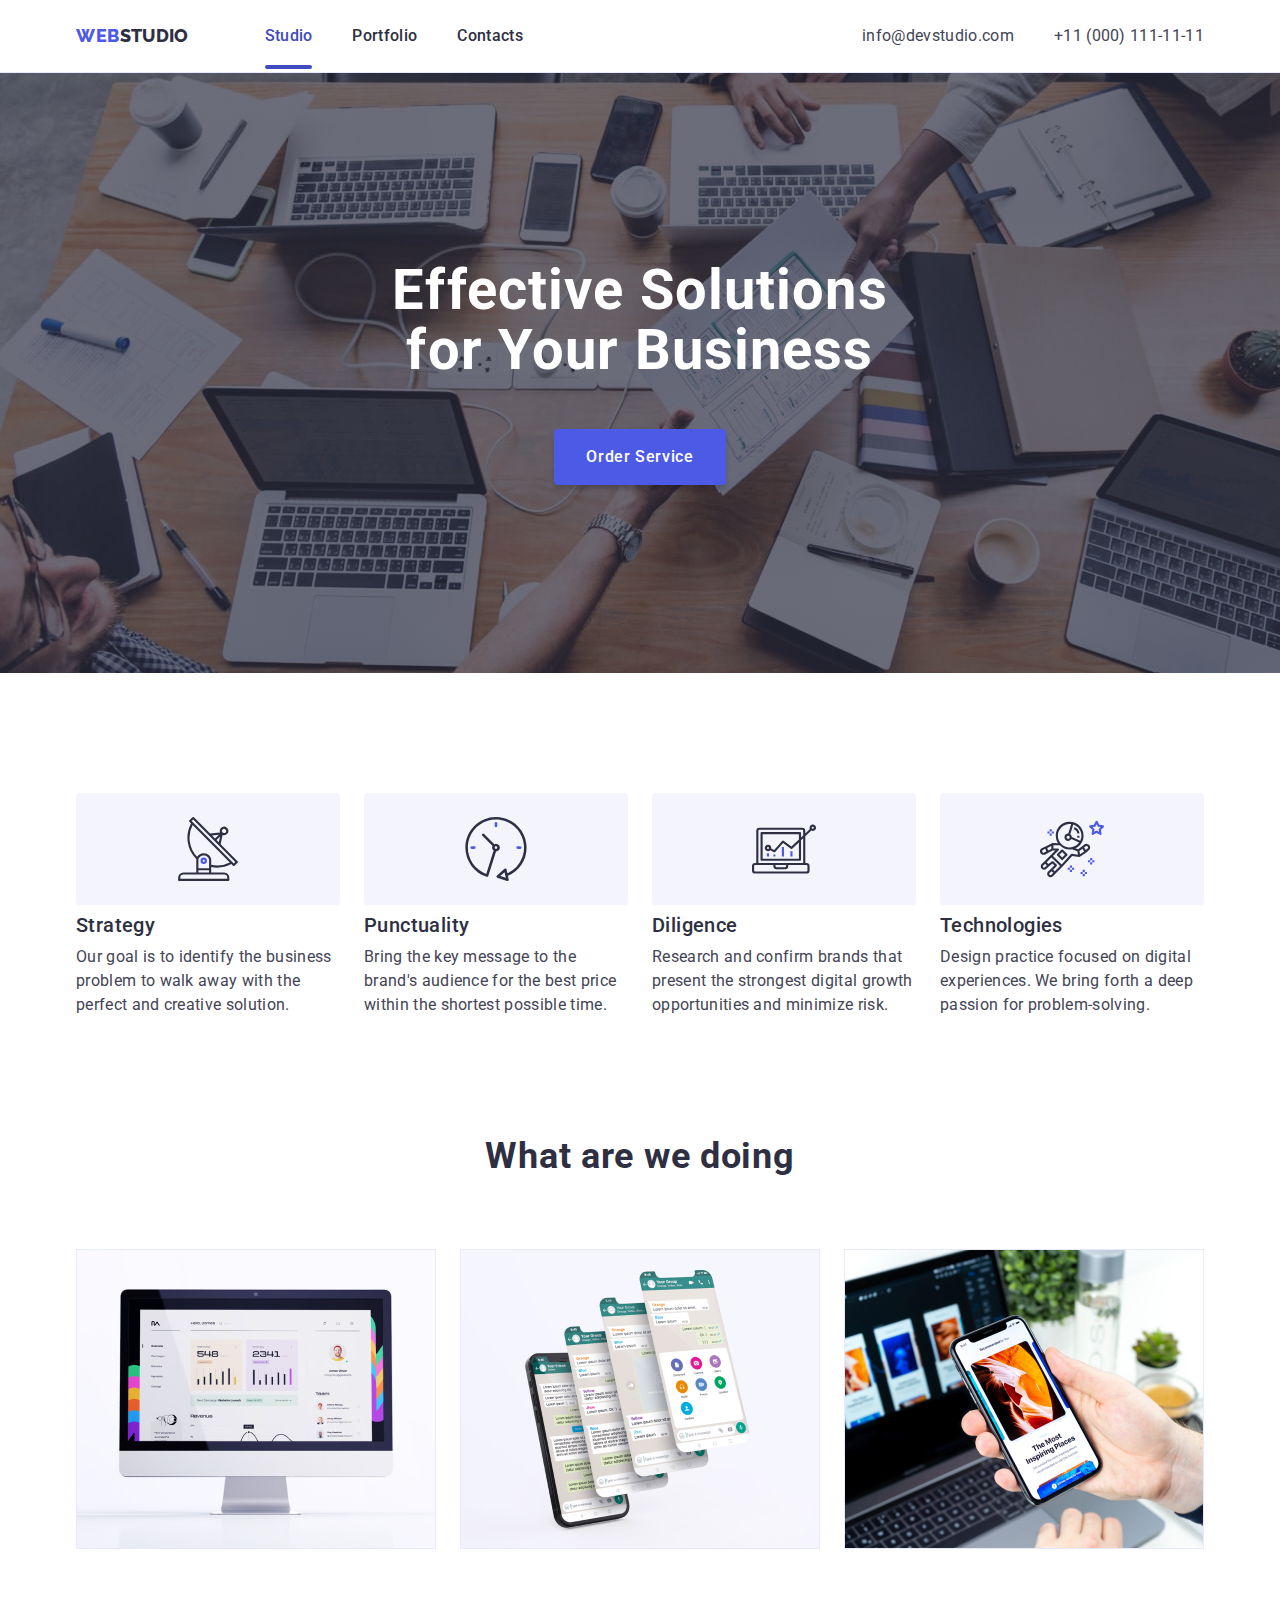
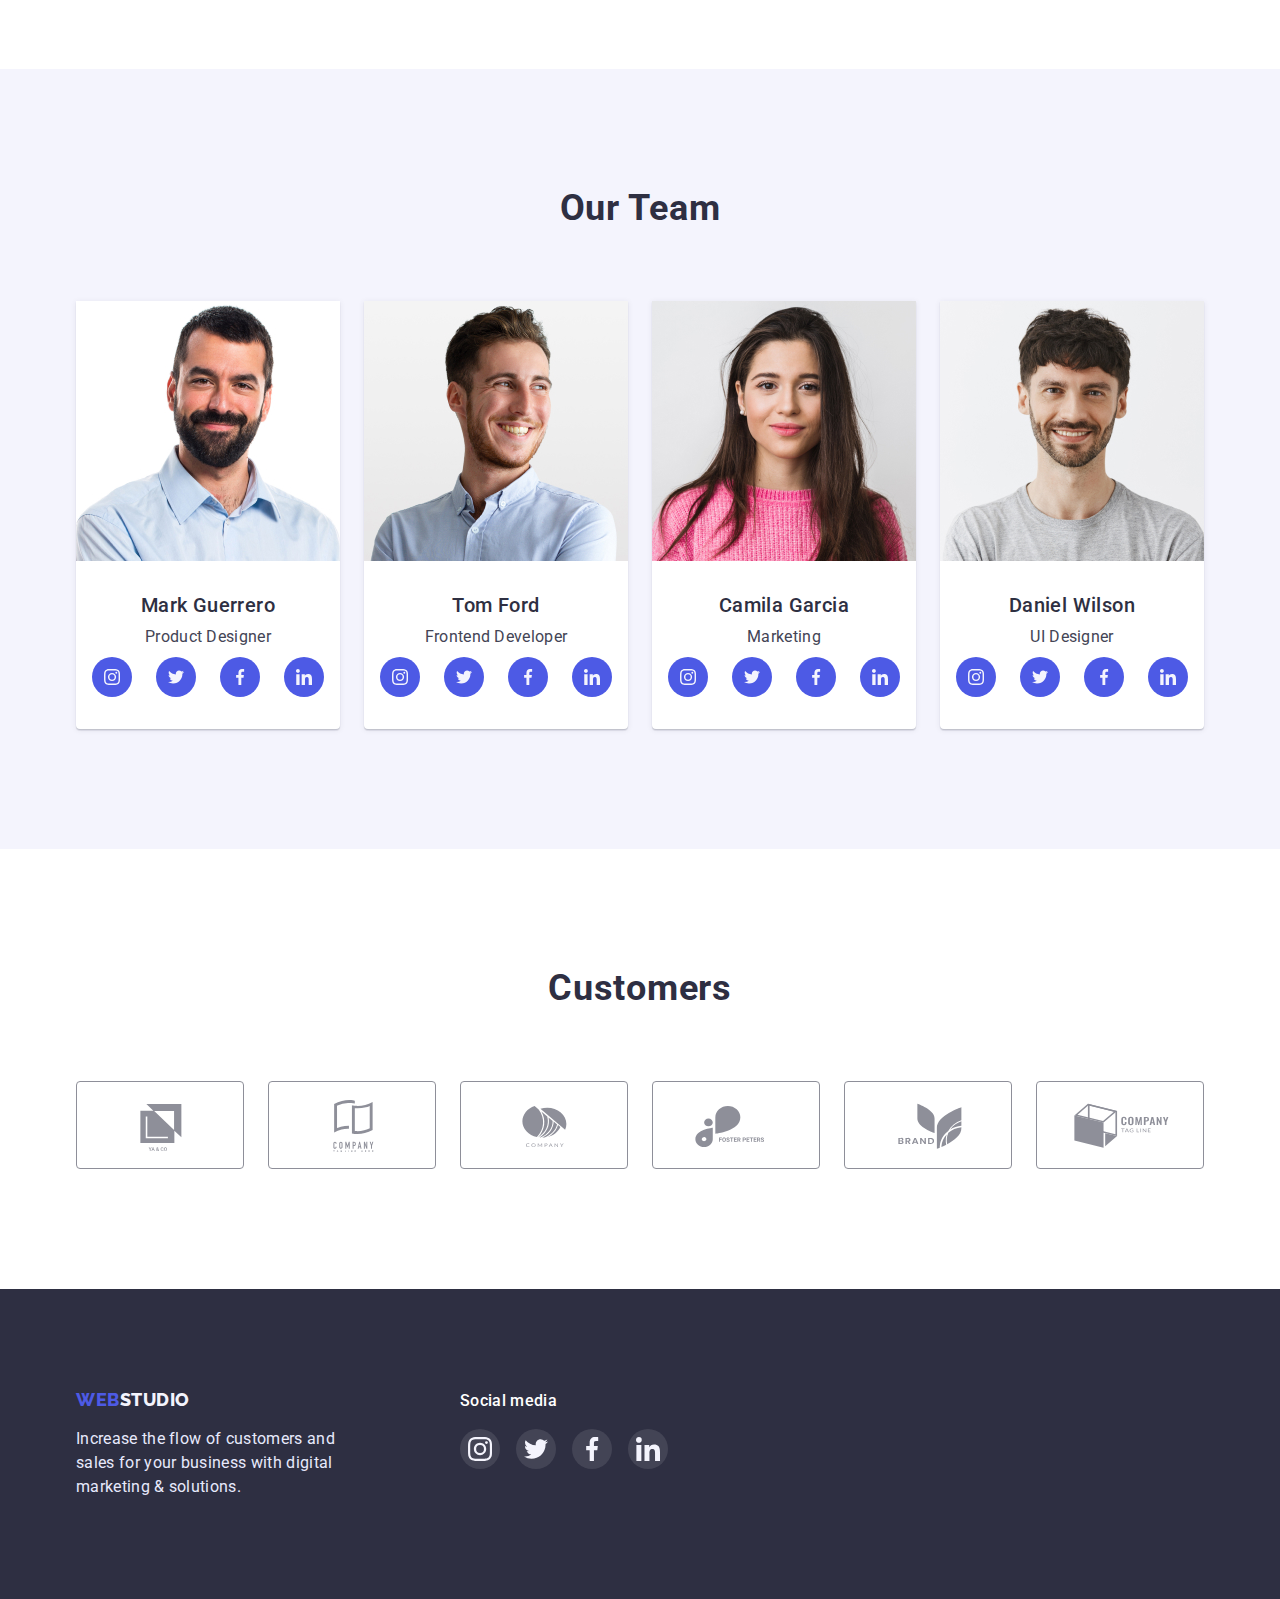
<file: index.html>
<!DOCTYPE html>
<html lang="en">
<head>
    <meta charset="UTF-8">
    <meta http-equiv="X-UA-Compatible" content="IE=edge">
    <meta name="viewport" content="width=device-width, initial-scale=1.0">
    <title>Document</title>
    <link rel="preconnect" href="https://fonts.googleapis.com">
    <link rel="preconnect" href="https://fonts.gstatic.com" crossorigin>
    <link href="https://fonts.googleapis.com/css2?family=Raleway:wght@800&family=Roboto:wght@400;500;700;900&display=swap"
        rel="stylesheet">
        <link rel="stylesheet" href="https://cdn.jsdelivr.net/npm/modern-normalize@1.1.0/modern-normalize.min.css">
    <link rel="stylesheet" href="./css/styles.css">
</head>
<body>
        <header class="header">
            <div class="container page-header-container">
                <nav class="header-navi">
                    <a class="navi-logo link" href="./index.html"><span class="navi-logo-2">Web</span>Studio</a>
                    <ul class="header-list list">
                        <li class="header-item">
                            <a href="./index.html" class="header-link link current">Studio</a>
                        </li>
                        <li class="header-item">
                            <a href="./portfolio.html" class="header-link link">Portfolio</a>
                        </li>
                        <li class="header-item">
                            <a href="" class="header-link link">Contacts</a>
                        </li>
                    </ul>
                </nav>
        
                <address class="adress">
                    <ul class="header-list-adress list">
                        <li class="header-item-adress">
                            <a class="contact-adress-link link" href="mailto:info@devstudio.com">info@devstudio.com</a>
                        </li>
                        <li class="header-item-adress">
                            <a class="contact-adress-link link" href="tel:+110001111111">+11 (000) 111-11-11</a>
                        </li>
                    </ul>
                </address>
            </div>
        
        </header>

    <!-- Hero -->
    <!------------------------------Section1------------------->
    <main>
        <section class="hero">
            <div class="container">
                <h1 class="hero-title">Effective Solutions for Your Business</h1>
                <button class="hero-button" type="button" data-modal-open>Order Service</button>
            </div>
        </section>

        <!-----------------------------Section2-------------------->
        <section class="about section">
            <div class="container">
                <h2 class=" features visually-hidden">features</h2>
                <ul class="features-list list">
                    <li class="features-list-item">
                        <div class="features-svg">
                            <svg class="features-icon" width="64" height="64">
                                <use href="./images/sprite.svg#icon-antenna"></use>
                            </svg>
                        </div>
                        <h3 class="about-title">Strategy</h3>
                        <p class="after-about-title">Our goal is to identify the business
                            problem to walk away with the perfect and creative solution.</p>
                    </li>
                    <li class="features-list-item">
                        <div class="features-svg">
                            <svg class="features-icon" width="64" height="64">
                                <use href="./images/sprite.svg#icon-clock"></use>
                            </svg>
                        </div>
                        <h3 class="about-title">Punctuality</h3>
                        <p class="after-about-title">Bring the key message to the brand's audience for the best price within the
                            shortest possible time.</p>
                    </li>
                    <li class="features-list-item">
                        <div class="features-svg">
                            <svg class="features-icon" width="64" height="64">
                                <use href="./images/sprite.svg#icon-diagram"></use>
                            </svg>
                        </div>
                        <h3 class="about-title">Diligence</h3>
                        <p class="after-about-title">Research and confirm brands that present the strongest digital growth opportunities
                            and minimize risk.</p>
                    </li>
                    <li class="features-list-item">
                        <div class="features-svg">
                            <svg class="features-icon" width="64" height="64">
                                <use href="./images/sprite.svg#icon-astronaut"></use>
                            </svg>
                        </div>
                        <h3 class="about-title">Technologies</h3>
                        <p class="after-about-title">Design practice focused on digital experiences. We bring forth a deep passion for
                            problem-solving.</p>
                    </li>
                </ul>
            </div>
        </section>

        <!----------------------------- Section            3 ------------------>
        <section class="development section">
            <div class="container">
                <h2 class="development-title">What are we doing</h2>
                <ul class="development-list list">
                    <li class="development-list-item">
                        <img class="development-img" src="./images/Monitor.jpg" alt="web divelopment" width="360">
                        </li>
                    <li class="development-list-item">
                        <img class="development-img" src="./images/Phone.jpg" alt="web divelopment" width="360">
                        </li>
                    <li class="development-list-item">
                        <img class="development-img" src="./images/Phone_on_hand.jpg" alt="web divelopment" width="360">
                        </li>
                        </ul>

            </div>
        </section>

        <!------------------------------------- Section        4 ------------------------->
        <section class="team section">
            <div class="container">
                <h2 class="team-title">Our Team</h2>
                <ul class="team-title-list list">
                    <li class="team-item">
                        <img class="team-img" src="./images/Mark-Guerrero.jpg" alt="team card" width="264">
                        <div class="team-containt-wrapper">
                            <h3 class="team-title-item">Mark Guerrero</h3>
                            <p class="after-team-title">Product Designer</p>
                            <ul class="team-soc-list list">
                                <li class="team-soc-item">
                                    <a class="team-soc-link link" href="">
                                        <svg class="team-soc-icon" width="16" height="16">
                                            <use href="./images/sprite.svg#icon-instagram"></use>
                                        </svg>
                                    </a>
                                </li>
                                <li class="team-soc-item">
                                    <a class="team-soc-link link" href="">
                                        <svg class="team-soc-icon" width="16" height="16">
                                            <use href="./images/sprite.svg#icon-twitter"></use>
                                        </svg>
                                    </a>
                                </li>
                                <li class="team-soc-item">
                                    <a class="team-soc-link link" href="">
                                        <svg class="team-soc-icon" width="16" height="16">
                                            <use href="./images/sprite.svg#icon-facebook"></use>
                                        </svg>
                                    </a>
                                </li>
                                <li class="team-soc-item">
                                    <a class="team-soc-link link" href="">
                                        <svg class="team-soc-icon" width="16" height="16">
                                            <use href="./images/sprite.svg#icon-linkedin"></use>
                                        </svg>
                                    </a>
                                </li>

                            </ul>                                                                                                                                                    
                        </div>
                    </li>
                    <li class="team-item">
                        <img class="team-img" src="./images/Tom-Ford.jpg" alt="team card" width="264">
                        <div class="team-containt-wrapper">
                            <h3 class="team-title-item">Tom Ford</h3>
                            <p class="after-team-title">Frontend Developer</p>
                            <ul class="team-soc-list list">
                                <li class="team-soc-item">
                                    <a class="team-soc-link link" href="">
                                        <svg class="team-soc-icon" width="16" height="16">
                                            <use href="./images/sprite.svg#icon-instagram"></use>
                                        </svg>
                                    </a>
                                </li>
                                <li class="team-soc-item">
                                    <a class="team-soc-link link" href="">
                                        <svg class="team-soc-icon" width="16" height="16">
                                            <use href="./images/sprite.svg#icon-twitter"></use>
                                        </svg>
                                    </a>
                                </li>
                                <li class="team-soc-item">
                                    <a class="team-soc-link link" href="">
                                        <svg class="team-soc-icon" width="16" height="16">
                                            <use href="./images/sprite.svg#icon-facebook"></use>
                                        </svg>
                                    </a>
                                </li>
                                <li class="team-soc-item">
                                    <a class="team-soc-link link" href="">
                                        <svg class="team-soc-icon" width="16" height="16">
                                            <use href="./images/sprite.svg#icon-linkedin"></use>
                                        </svg>
                                    </a>
                                </li>
                            
                            </ul>
                        </div>
                    </li>
                    <li class="team-item">
                        <img class="team-img" src="./images/Camila-Garcia.jpg" alt="team card" width="264">
                        <div class="team-containt-wrapper">
                            <h3 class="team-title-item">Camila Garcia</h3>
                            <p class="after-team-title">Marketing</p>
                            <ul class="team-soc-list list">
                                <li class="team-soc-item">
                                    <a class="team-soc-link link" href="">
                                        <svg class="team-soc-icon" width="16" height="16">
                                            <use href="./images/sprite.svg#icon-instagram"></use>
                                        </svg>
                                    </a>
                                </li>
                                <li class="team-soc-item">
                                    <a class="team-soc-link link" href="">
                                        <svg class="team-soc-icon" width="16" height="16">
                                            <use href="./images/sprite.svg#icon-twitter"></use>
                                        </svg>
                                    </a>
                                </li>
                                <li class="team-soc-item">
                                    <a class="team-soc-link link" href="">
                                        <svg class="team-soc-icon" width="16" height="16">
                                            <use href="./images/sprite.svg#icon-facebook"></use>
                                        </svg>
                                    </a>
                                </li>
                                <li class="team-soc-item">
                                    <a class="team-soc-link link" href="">
                                        <svg class="team-soc-icon" width="16" height="16">
                                            <use href="./images/sprite.svg#icon-linkedin"></use>
                                        </svg>
                                    </a>
                                </li>
                            
                            </ul>
                        </div>
                    </li>
                    <li class="team-item">
                        <img class="team-img" src="./images/Daniel-Wilson.jpg" alt="team card" width="264">
                        <div class="team-containt-wrapper">
                            <h3 class="team-title-item">Daniel Wilson</h3>
                            <p class="after-team-title">UI Designer</p>
                            <ul class="team-soc-list list">
                                <li class="team-soc-item">
                                    <a class="team-soc-link link" href="">
                                        <svg class="team-soc-icon" width="16" height="16">
                                            <use href="./images/sprite.svg#icon-instagram"></use>
                                        </svg>
                                    </a>
                                </li>
                                <li class="team-soc-item">
                                    <a class="team-soc-link link" href="">
                                        <svg class="team-soc-icon" width="16" height="16">
                                            <use href="./images/sprite.svg#icon-twitter"></use>
                                        </svg>
                                    </a>
                                </li>
                                <li class="team-soc-item">
                                    <a class="team-soc-link link" href="">
                                        <svg class="team-soc-icon" width="16" height="16">
                                            <use href="./images/sprite.svg#icon-facebook"></use>
                                        </svg>
                                    </a>
                                </li>
                                <li class="team-soc-item">
                                    <a class="team-soc-link link" href="">
                                        <svg class="team-soc-icon" width="16" height="16">
                                            <use href="./images/sprite.svg#icon-linkedin"></use>
                                        </svg>
                                    </a>
                                </li>
                            
                            </ul>
                        </div>
                    </li>
                </ul>
            </div>

        </section>
<!---------------------------------------- SECTION    5 ------------------------------------------>
        <section class="customers section">
            <div class="container">
                <h2 class="customers-title">Customers</h2>
                <ul class="customers-list list">
                    <li class="customers-item">
                        <a class="customers-link link" href="">
                            <svg class="customers-icon" width="104"  height="56">
                                <use href="./images/sprite.svg#icon-logo1"></use>
                            </svg>
                        </a>
                    </li>
                    <li class="customers-item">
                        <a class="customers-link link" href="">
                            <svg class="customers-icon" width="104"  height="56">
                                <use href="./images/sprite.svg#icon-logo2"></use>
                            </svg>
                        </a>
                    </li>
                    <li class="customers-item">
                        <a class="customers-link link" href="">
                            <svg class="customers-icon" width="104"  height="56">
                                <use href="./images/sprite.svg#icon-logo3"></use>
                            </svg>
                        </a>
                    </li>
                    <li class="customers-item">
                        <a class="customers-link link" href="">
                            <svg class="customers-icon" width="104"  height="56">
                                <use href="./images/sprite.svg#icon-logo4"></use>
                            </svg>
                        </a>
                    </li>
                    <li class="customers-item">
                        <a class="customers-link link" href="">
                            <svg class="customers-icon" width="104"  height="56">
                                <use href="./images/sprite.svg#icon-logo5"></use>
                            </svg>
                        </a>
                    </li>
                    <li class="customers-item">
                        <a class="customers-link link" href="">
                            <svg class="customers-icon" width="104"  height="56">
                                <use href="./images/sprite.svg#icon-logo6"></use>
                            </svg>
                        </a>
                    </li>
                </ul>
            </div>
        </section>

    </main>
    <footer class="footer">
        <div class="container footer-position">
            <div class="footer-position-1">
                <a class="navi-logo-footer link" href="./index.html"><span class="navi-logo-2">Web</span>Studio</a>
                <p class="footer-text">Increase the flow of customers and sales for your business with digital marketing & solutions.</p>
            </div>
            <div class="footer-social">
                <p class="footer-soc-title">Social media</p>
                <ul class="footer-soc-list list">
                    <li class="footer-soc-item">
                        <a class="footer-soc-link link" href="">
                            <svg class="footer-soc-icon" width="24" height="24">
                                <use href="./images/sprite.svg#icon-instagram"></use>
                            </svg>
                        </a>
                    </li>
                    <li class="footer-soc-item">
                        <a class="footer-soc-link link" href="">
                            <svg class="footer-soc-icon" width="24" height="24">
                                <use href="./images/sprite.svg#icon-twitter"></use>
                            </svg>
                        </a>
                    </li>
                    <li class="footer-soc-item">
                        <a class="footer-soc-link link" href="">
                            <svg class="footer-soc-icon" width="24" height="24">
                                <use href="./images/sprite.svg#icon-facebook"></use>
                            </svg>
                        </a>
                    </li>
                    <li class="footer-soc-item">
                        <a class="footer-soc-link link" href="">
                            <svg class="footer-soc-icon" width="24" height="24">
                                <use href="./images/sprite.svg#icon-linkedin"></use>
                            </svg>
                        </a>
                    </li>
                    
                </ul>
            </div>
        </div>
    </footer>
    <div class="backdrop is-hidden" data-modal>
        <div class="modal">
            <button type="button"  class="modal-close-btn" data-modal-close>
                <svg class="modal-close-btn-icon" width="8" height="8">
                    <use href="./images/sprite.svg#icon-close-modal"></use>
                </svg>
            </button>
        </div>
    </div>
    <script src="./js/modal.js"></script>
</body>
</html>
</file>
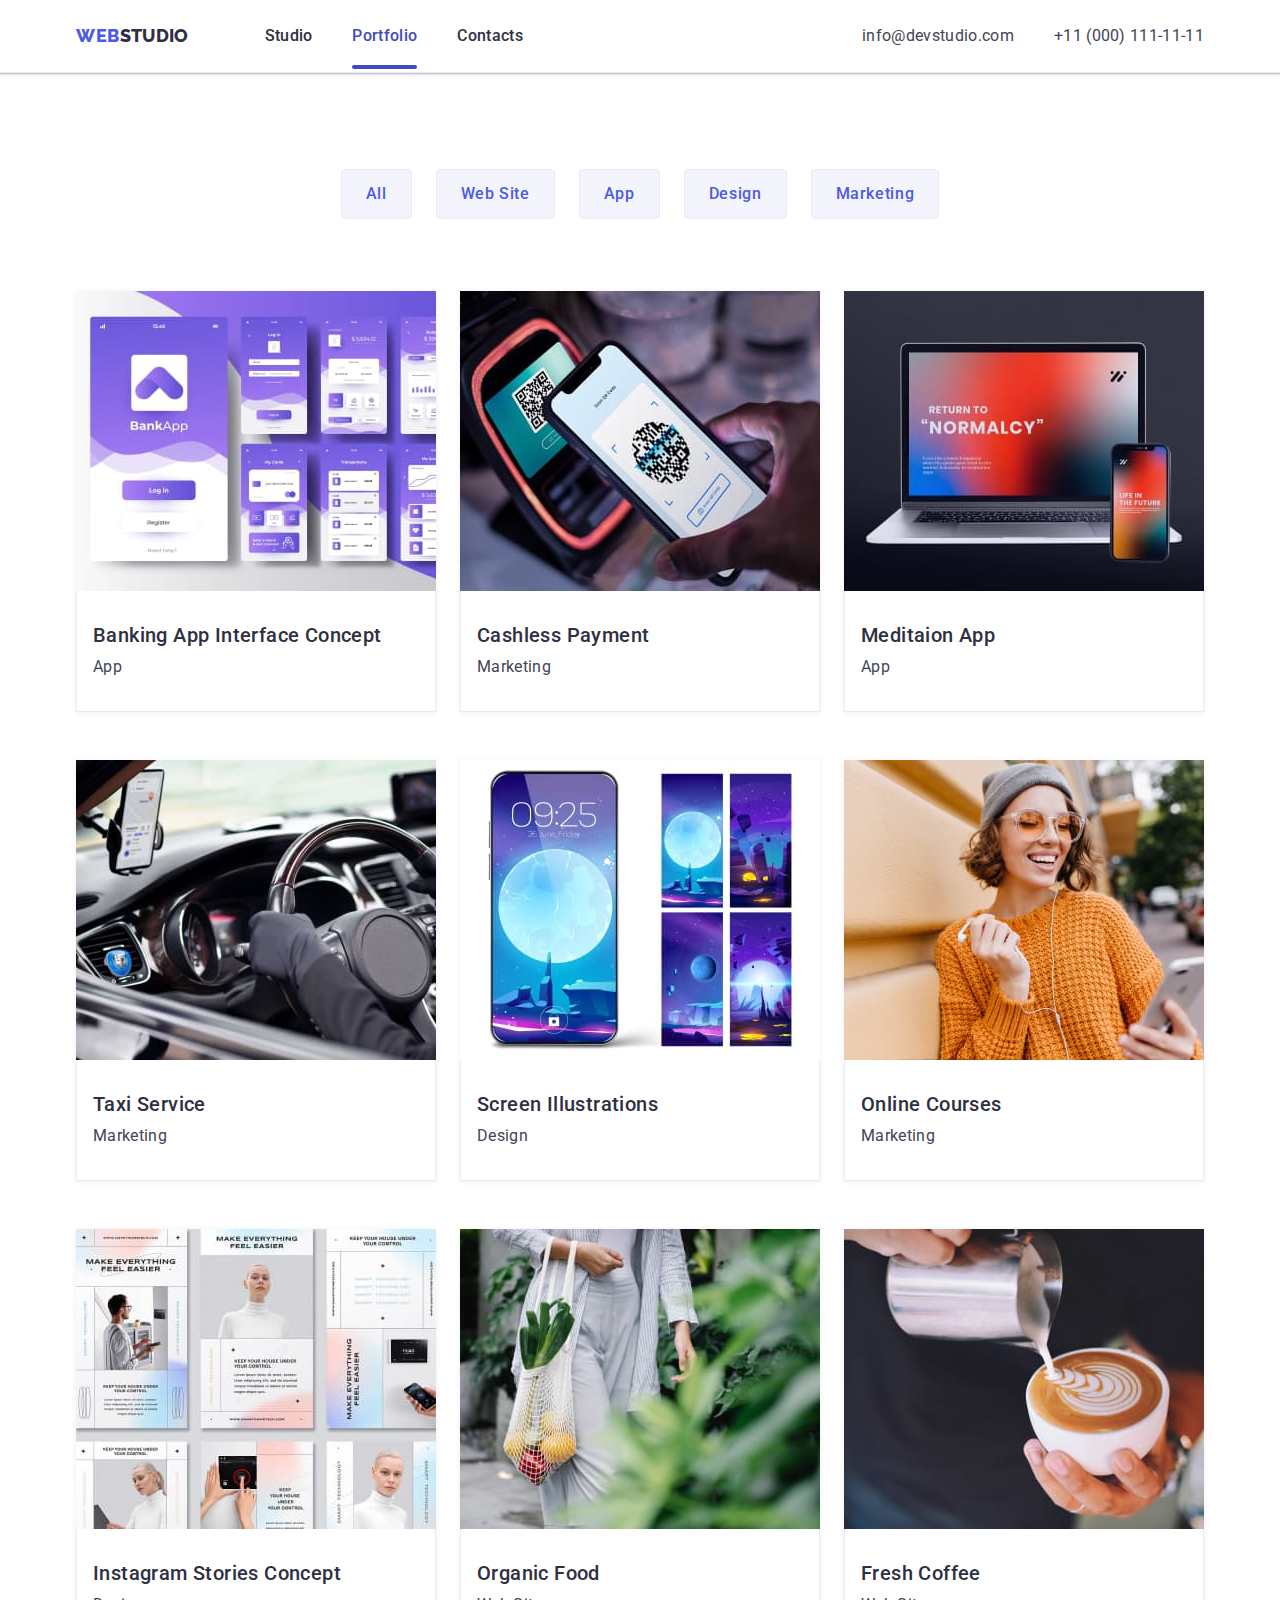
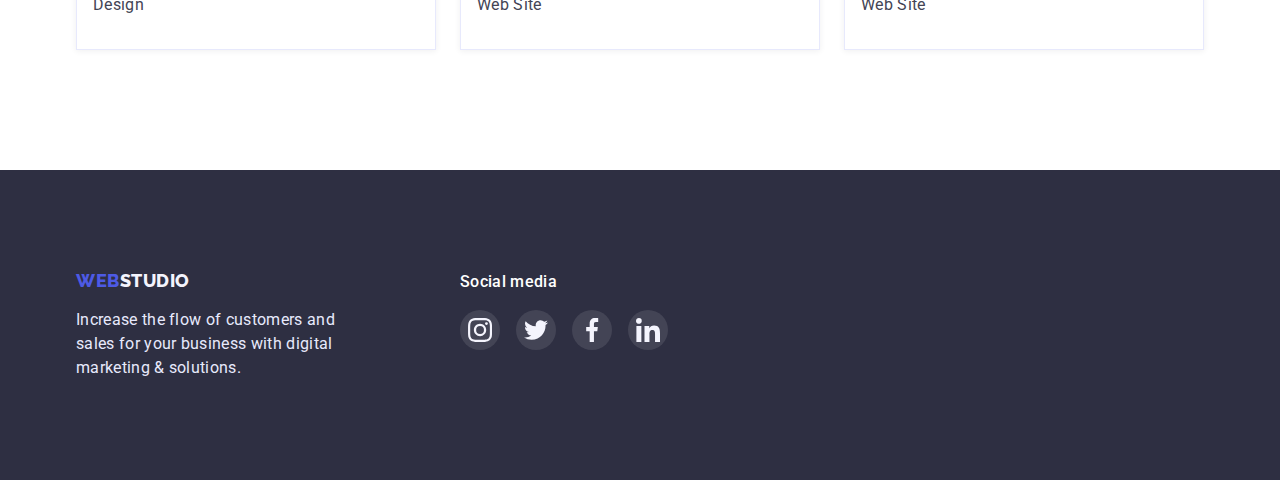
<file: portfolio.html>
<!DOCTYPE html>
<html lang="en">
<head>
    <meta charset="UTF-8">
    <meta http-equiv="X-UA-Compatible" content="IE=edge">
    <meta name="viewport" content="width=device-width, initial-scale=1.0">
    <title>Portfolio</title>
    <link rel="preconnect" href="https://fonts.googleapis.com">
    <link rel="preconnect" href="https://fonts.gstatic.com" crossorigin>
    <link href="https://fonts.googleapis.com/css2?family=Raleway:wght@800&family=Roboto:wght@400;500;700;900&display=swap"
        rel="stylesheet">
        <link rel="stylesheet" href="https://cdn.jsdelivr.net/npm/modern-normalize@1.1.0/modern-normalize.min.css">
    <link rel="stylesheet" href="./css/styles.css">
</head>
<body>
    <header class="header">
        <div class="container page-header-container">
            <nav class="header-navi">
                <a class="navi-logo link" href="./index.html"><span class="navi-logo-2">Web</span>Studio</a>
                <ul class="header-list list">
                    <li class="header-item">
                        <a class="header-link link" href="./index.html">Studio</a>
                    </li>
                    <li class="header-item">
                        <a class="header-link link current" href="./portfolio.html">Portfolio</a>
                    </li>
                    <li class="header-item">
                        <a class="header-link link" href="">Contacts</a>
                    </li>
                </ul>
            </nav>
            
            <address class="adress">
                <ul class="header-list-adress list">
                    <li class="header-item-adress">
                        <a class="contact-adress-link link" href="mailto:info@devstudio.com">info@devstudio.com</a>
                    </li>
                    <li class="header-item-adress">
                        <a class="contact-adress-link link" href="tel:+110001111111">+11 (000) 111-11-11</a>
                    </li>
                </ul>
            </address>
        </div>
       
    </header>
    <main>
        <section class="main-section section">
            <div class="container">
                <h1 class="visually-hidden">website list</h1>
                <ul class="main-section-list list">
                    <li class="main-list-item">
                        <button class="item-button" type="button">All</button>
                    </li>
                    <li class="main-list-item">
                        <button class="item-button" type="button">Web Site</button>
                    </li>
                    <li class="main-list-item">
                        <button class="item-button" type="button">App</button>
                    </li>
                    <li class="main-list-item">
                        <button class="item-button" type="button">Design</button>
                    </li>
                    <li class="main-list-item">
                        <button class="item-button" type="button">Marketing</button>
                    </li>
                </ul>
                <h2 class="visually-hidden card-list">card list</h2>
                <ul class="card-list list">
                    <li class="list-item">
                        <a class="card-list-item link" href="/images/Banking-App.jpg">
                            <div class="card-list-item-overlay">
                                <img class="card-list-img" src="./images/Banking-App.jpg" alt="Banking-App" width="360">
                                <p class="overlay"> 14 Stylish and User-Friendly App Design Concepts · Task Manager App · Calorie Tracker App ·
                                    ExoticFruit Ecommerce App · Cloud Storage App</p>
                            </div>
                            
                            <div class="card-list-wrapper">
                                <h3 class="card-list-title">Banking App Interface Concept</h3>
                                <p class="after-title">App</p>
                            </div>
                        </a>
                    </li>
                    <li class="list-item">
                        <a class="card-list-item link" href="./images/Cashless-Payment.jpg">
                            <div class="card-list-item-overlay">
                                <img class="card-list-img" src="./images/Cashless-Payment.jpg" alt="Cashless-Payment" width="360">
                                <p class="overlay"> 14 Stylish and User-Friendly App Design Concepts · Task Manager App · Calorie Tracker App · ExoticFruit Ecommerce App · Cloud Storage App</p>

                            </div>
                            <div class="card-list-wrapper">
                                <h3 class="card-list-title">Cashless Payment</h3>
                                <p class="after-title">Marketing</p>
                            </div>
                        </a>
                    </li>
                    <li class="list-item">
                        <a class="card-list-item link" href="./images/Meditaion-App.jpg">
                            <div class="card-list-item-overlay">
                                <img class="card-list-img" src="./images/Meditaion-App.jpg" alt="Meditaion-App" width="360">
                                <p class="overlay"> 14 Stylish and User-Friendly App Design Concepts · Task Manager App · Calorie Tracker App ·
                                ExoticFruit Ecommerce App · Cloud Storage App</p>

                            </div>
                            <div class="card-list-wrapper">
                                <h3 class="card-list-title">Meditaion App</h3>
                                <p class="after-title">App</p>
                            </div>
                        </a>
                    </li>
                    <li class="list-item">
                        <a class="card-list-item link" href="./images/Taxi-Service.jpg">
                            <div class="card-list-item-overlay">
                                <img class="card-list-img" src="./images/Taxi-Service.jpg" alt="Taxi" width="360">
                                <p class="overlay"> 14 Stylish and User-Friendly App Design Concepts · Task Manager App · Calorie Tracker App ·
                                ExoticFruit Ecommerce App · Cloud Storage App</p>

                            </div>
                            <div class="card-list-wrapper">
                                <h3 class="card-list-title">Taxi Service</h3>
                                <p class="after-title">Marketing</p>
                            </div>
                        </a>
                    </li>
                    <li class="list-item">
                        <a class="card-list-item link" href="./images/Screen-Illustrations.jpg">
                            <div class="card-list-item-overlay">
                                <img class="card-list-img" src="./images/Screen-Illustrations.jpg" alt="Screen-Illustrations" width="360">
                                <p class="overlay"> 14 Stylish and User-Friendly App Design Concepts · Task Manager App · Calorie Tracker App ·
                                ExoticFruit Ecommerce App · Cloud Storage App</p>

                            </div>
                            <div class="card-list-wrapper">
                                <h3 class="card-list-title">Screen Illustrations</h3>
                                <p class="after-title">Design</p>
                            </div>
                        </a>
                    </li>
                    <li class="list-item">
                        <a class="card-list-item link" href="./images/Online-Courses.jpg">
                            <div class="card-list-item-overlay">
                                <img class="card-list-img" src="./images/Online-Courses.jpg" alt="Courses" width="360">
                                <p class="overlay"> 14 Stylish and User-Friendly App Design Concepts · Task Manager App · Calorie Tracker App ·
                                ExoticFruit Ecommerce App · Cloud Storage App</p>

                            </div>
                            <div class="card-list-wrapper">
                                <h3 class="card-list-title">Online Courses</h3>
                                <p class="after-title">Marketing</p>
                            </div>
                        </a>
                    </li>
                    <li class="list-item">
                        <a class="card-list-item link" href="./images/Instagram-Stories.jpg">
                            <div class="card-list-item-overlay">
                                <img class="card-list-img" src="./images/Instagram-Stories.jpg" alt="Stories" width="360">
                                <p class="overlay"> 14 Stylish and User-Friendly App Design Concepts · Task Manager App · Calorie Tracker App ·
                                ExoticFruit Ecommerce App · Cloud Storage App</p>

                            </div>
                            <div class="card-list-wrapper">
                                <h3 class="card-list-title">Instagram Stories Concept</h3>
                                <p class="after-title">Design</p>
                            </div>
                        </a>
                    </li>
                    <li class="list-item">
                        <a class="card-list-item link" href="./images/Organic-Food.jpg">
                            <div class="card-list-item-overlay">
                                <img class="card-list-img" src="./images/Organic-Food.jpg" alt="Food" width="360">
                                <p class="overlay"> 14 Stylish and User-Friendly App Design Concepts · Task Manager App · Calorie Tracker App ·
                                ExoticFruit Ecommerce App · Cloud Storage App</p>

                            </div>
                            <div class="card-list-wrapper">
                                <h3 class="card-list-title">Organic Food</h3>
                                <p class="after-title">Web Site</p>
                            </div>
                        </a>
                    </li>
                    <li class="list-item">
                        <a class="card-list-item link" href="./images/Fresh-Coffee.jpg">
                            <div class="card-list-item-overlay">
                                <img class="card-list-img" src="./images/Fresh-Coffee.jpg" alt="Coffee" width="360">
                                <p class="overlay"> 14 Stylish and User-Friendly App Design Concepts · Task Manager App · Calorie Tracker App ·
                                ExoticFruit Ecommerce App · Cloud Storage App</p>

                            </div>
                            <div class="card-list-wrapper">
                                <h3 class="card-list-title">Fresh Coffee</h3>
                                <p class="after-title">Web Site</p>
                            </div>
                        </a>
                    </li>
                
                
                </ul>
            </div>
           
        </section>
    </main>
    <footer class="footer">
        <div class="container footer-position">
            <div class="footer-position-1">
                <a class="navi-logo-footer link" href="./index.html"><span class="navi-logo-2">Web</span>Studio</a>
                <p class="footer-text">Increase the flow of customers and sales for your business with digital marketing &
                    solutions.</p>
            </div>
            <div class="footer-social">
                <p class="footer-soc-title">Social media</p>
                <ul class="footer-soc-list list">
                    <li class="footer-soc-item">
                        <a class="footer-soc-link link" href="">
                            <svg class="footer-soc-icon" width="24" height="24">
                                <use href="./images/sprite.svg#icon-instagram"></use>
                            </svg>
                        </a>
                    </li>
                    <li class="footer-soc-item">
                        <a class="footer-soc-link link" href="">
                            <svg class="footer-soc-icon" width="24px" height="24">
                                <use href="./images/sprite.svg#icon-twitter"></use>
                            </svg>
                        </a>
                    </li>
                    <li class="footer-soc-item">
                        <a class="footer-soc-link link" href="">
                            <svg class="footer-soc-icon" width="24" height="24">
                                <use href="./images/sprite.svg#icon-facebook"></use>
                            </svg>
                        </a>
                    </li>
                    <li class="footer-soc-item">
                        <a class="footer-soc-link link" href="">
                            <svg class="footer-soc-icon" width="24" height="24">
                                <use href="./images/sprite.svg#icon-linkedin"></use>
                            </svg>
                        </a>
                    </li>
    
                </ul>
            </div>
        </div>
    </footer>
</body>
</html>
</file>
<file: css/styles.css>
:root{
--main-text-color: #2E2F42;
--second-text-color:#434455;
--main-bg-color:#FFFFFF;
--second-bg-color: #F4F4FD;
--btn-bg-color:#F4F4FD;
--btn-bg-color-active:#404BBF;
--btn-text-color:#4D5AE5;
--btn-text-color-active: #FFFFFF;
--btn-footer-color-active: #31D0AA;
}
.container {
        width: 1158px;
        margin-left: auto;
        margin-right: auto;
        padding-left: 15px;
        padding-right: 15px;

}
h1,
h2,
h3,
p {
        margin-top: 0;
        margin-bottom: 0;
}
ul {
        margin-top: 0;
        margin-bottom: 0;
        padding-left: 0;
}
img {
        display: block;
}
.section {
        padding: 120px 0px;
}

body {
        font-family: 'Roboto', sans-serif;
        letter-spacing: 0.02em;
        font-size: 16px;
       background-color: #FFFFFF;
        color: #2E2F42;
}

.visually-hidden {
        position: absolute;
        white-space: nowrap;
        width: 1px;
        height: 1px;
        overflow: hidden;
        border: 0;
        padding: 0;
        clip: rect(0 0 0 0);
        clip-path: inset(50%);
        margin: -1px;
}
.list {
        list-style: none;
}
.link {
        text-decoration: none;
}

/* ---------------------HEADER-------------------- */
.header {
        padding-top: 24px;
        padding-bottom: 24px;
        border-bottom: 1px solid #E7E9FC;
        box-shadow: 0px 2px 1px rgba(46, 47, 66, 0.08), 0px 1px 1px rgba(46, 47, 66, 0.16), 0px 1px 6px rgba(46, 47, 66, 0.08);
}


.navi-logo {
font-family: 'Raleway';
        font-style: normal;
        font-weight: 800;
        font-size: 18px;
        line-height: 1.33;
        text-transform: uppercase;
        color: var(--main-text-color);
        margin-right: 76px;
                
}

.navi-logo-2 {
font-family: 'Raleway';
        font-weight: 800;
        font-size: 18px;
        line-height: 1.33px;
        letter-spacing: 0.03em;
        text-transform: uppercase;
        color: var(--btn-text-color);
}
.page-header-container {
display: flex;
align-items: center;
}
.header-navi {
        display: flex;
        align-items: center;

}

.header-list {
        display: flex;
       
}

.header-item:not(:last-child) {
        margin-right: 40px;
}


.header-link {
        font-weight: 500;
        font-size: 16px;
        line-height: 1.5;
        color: var(--main-text-color);
        letter-spacing: 0.02em;
        transition-property: color;
        transition-duration: 250ms;
        transition-timing-function: cubic-bezier(0.4, 0, 0.2, 1);
}


.header-link.current {
        position: relative;
        color: var(--btn-bg-color-active);
}

.header-link.current::after {
        content: "";
        display: block;
        position: absolute;
        height: 4px;
        width: 100%;
        border-radius: 2px;
        bottom: -24px;
        background-color: currentColor;
}

.header-link:is(:hover,:focus) {
color: var(--btn-bg-color-active);
}
.current {
        color: var(--btn-text-color);
}

.adress {
        margin-left: auto;
        
}

.header-list-adress {
        display: flex;
}

.header-item-adress:not(:last-child) {
        margin-right: 40px;



}

.contact-adress-link {
       
        font-style: normal;
         font-weight: 400;
        font-size: 16px;
        line-height: 1.5;    
        letter-spacing: 0.02em;
        color: var(--second-text-color);  
        transition-property: color;
        transition-duration: 250ms;
        transition-timing-function: cubic-bezier(0.4, 0, 0.2, 1);
}
.contact-adress-link:hover, 
.contact-adress-link:focus {
color: var(--btn-bg-color-active);

}
/* -------------------------website list-------------------- */

.main-section {
padding-top: 96px;
padding-bottom: 120px;
}


.main-section-list {
        display: flex;
        justify-content: center;
        margin-bottom:72px ;


}

.main-list-item:not(:last-child) {
        margin-right: 24px; 
        
}
.item-button:hover,
.item-button:focus {
        background-color: var(--btn-bg-color-active);
        color: var(--btn-text-color-active);
        box-shadow: 0px 3px 1px rgba(0, 0, 0, 0.1), 0px 2px 1px rgba(0, 0, 0, 0.08), 0px 2px 2px rgba(0, 0, 0, 0.12);
}
.item-button {
        padding-top: 12px;
        padding-bottom: 12px;
        padding-left: 24px;
        padding-right: 24px;
        border-radius: 4px;
        transition: background-color 250ms cubic-bezier(0.4, 0, 0.2, 1), color 250ms cubic-bezier(0.4, 0, 0.2, 1), box-shadow 250ms cubic-bezier(0.4, 0, 0.2, 1);
        border: 1px solid #E7E9FC;
        font-family: inherit;
        font-style: normal;
        font-weight: 500;
        font-size: 16px;
        line-height: 1.5;
        letter-spacing: 0.04em;
        color: var(--btn-text-color);
        background-color: var(--second-bg-color);
        cursor: pointer;
}
/* ------------------------------CARD LIST--------------------------- */


.card-list {
        display: flex;
        flex-wrap: wrap;
        row-gap: 48px;
        column-gap: 24px;
}

.list-item {
        flex-basis: calc((100% - 48px) / 3);
}
.card-list-item:hover .overlay,
.card-list-item:focus .overlay {
        transform: translate(0, 0);

}


.card-list-item {
        display: block;
        box-shadow: 0px 1px 6px rgba(46, 47, 66, 0.08);
}

.card-list-item:hover,
.card-list-item:focus {
        box-shadow: 0px 1px 6px rgba(46, 47, 66, 0.08), 0px 1px 1px rgba(46, 47, 66, 0.16), 0px 2px 1px rgba(46, 47, 66, 0.08);
}

.card-list-item-overlay {
        position: relative;
        overflow: hidden;
}
.card-list-wrapper {
        border: 1px solid #E7E9FC;
        border-top: none;
        padding-left: 16px;
        padding-top:32px ;
        padding-bottom:32px ;
}

.card-list-img {}

.overlay {
        position: absolute;
        background-color:rgba(77, 90, 229, 0.5);
        left: 0;
        top: 0;
        height: 100%;
        width: 100%;
        overflow: auto;
        transform: translate(0, 100%);
        transition-property: transform;
        transition-duration: 250ms;
        transition-timing-function: cubic-bezier(0.4, 0, 0.2, 1);
        transition-delay: 0;
        font-size: 16px;
        line-height: 1.5;
        letter-spacing: 0.02em;
        color: var(--second-bg-color);
        padding-left: 32px;
        padding-right: 32px;
        padding-top: 40px;
        padding-bottom: 40px;
}

.card-list-title {
        
        font-weight: 500;
        font-size: 20px;
        line-height: 1.2;
        letter-spacing: 0.02em;
        color: var(--main-text-color);
        margin-bottom:8px;
}

.after-title {
        font-size: 16px;
        line-height: 1.5;
        letter-spacing: 0.02em;
        color: var(--second-text-color);
}
/* -------------------------------------------------------------STUDIO---------------------------------------------- */
/* ------------------------Hero-------------------------- */

.hero {
        background-color: rgba(46, 47, 66, 0.7);
        margin: 0 auto;
        padding-top: 188px;
        padding-bottom: 188px;
        background-image: linear-gradient(rgba(46, 47, 66, 0.7), rgba(46, 47, 66, 0.7)),
        url(../images/people-office.jpg);
        background-repeat: no-repeat;
        background-size: cover;
        max-width: 1440px;
        height: 600px;
        
}


.hero-title {
        font-weight: 700;
        font-size: 56px;
        line-height: 1.07;
        letter-spacing: 0.02em;
        text-align: center;
        color: var(--btn-text-color-active);
        margin-bottom: 48px;
        width: 496px;
        margin-left: auto;
        margin-right: auto;
}
        
        
.hero-button {
        padding-top: 16px;
        padding-bottom: 16px;
        padding-left: 32px;
        padding-right: 32px;
        border-radius: 4px;
        border: #404BBF;
        font-weight: 500;
        font-size: 16px;
        line-height: 1.5;
        letter-spacing: 0.04em;
        background-color: var(--btn-text-color);
        color: var(--btn-text-color-active);
        box-shadow: 0px 4px 4px rgba(0, 0, 0, 0.15);
        cursor: pointer;
        font-family: inherit;
        margin: 0 auto;
        display: block;
        transition-property: background-color;
        transition-duration: 250ms;
        transition-timing-function: cubic-bezier(0.4, 0, 0.2, 1);
        
        
}
.hero-button:hover,
.hero-button:focus {
        background-color: var(--btn-bg-color-active);
}

/* ------------------------------SECTION 2 -------------------------- */


.about {
}

.features {}


.features-list {
        display: flex;      
}


.features-list-item:not(:last-child) {
        margin-right: 24px;
     
}
.features-list-item{
        width: 264px;
}

.features-svg {
        display: flex;
        justify-content: center;
        align-items: center;
        height: 112px;
        margin-bottom: 8px;
        background-color: var(--btn-bg-color);
        border-radius: 4px;
        transition-property: box-shadow;
        transition-duration: 250ms;
        transition-timing-function: cubic-bezier(0.4, 0, 0.2, 1);
}

.features-svg:hover,
.features-svg:focus {
        box-shadow: 0px 4px 4px rgba(0, 0, 0, 0.25);
}

.features-icon {
        fill: var(--second-bg-color);
}
.about-title {
        font-weight: 500;
        font-size: 20px;
        line-height: 1.2;
        letter-spacing: 0.02em;
        color: var(--main-text-color);
}

.after-about-title {
        line-height: 1.5;
        color: var(--second-text-color);
        margin-top: 8px;
}





/* --------------------------------SECTION 3------------------------ */


.development {
        padding-top: 0;

}

.development-title {
        font-weight: 700;
        font-size: 36px;
        line-height: 1.11;
        letter-spacing: 0.02em;
        color: var(--main-text-color);
        margin-bottom: 72px;
        text-align: center;
}

.development-list {
        display: flex;
        gap: 24px;
}


.development-list-item {}

.development-img {}

/* --------------------------------SECTION 4------------------------------- */

.team {
        background-color: var(--second-bg-color);


}

.team-title {
        font-weight: 700;
        font-size: 36px;
        line-height: 1.11;
        text-align: center;
        letter-spacing: 0.02em;
        color: var(--main-text-color);
        margin-bottom: 72px;

}

.team-title-list {
        display: flex;
        flex-wrap: wrap;
        column-gap: 24px;
        
}


.team-item{
        background-color: var(--main-bg-color);
        border-radius: 0px 0px 4px 4px;
        box-shadow: 0px 1px 6px rgba(46, 47, 66, 0.08), 0px 1px 1px rgba(46, 47, 66, 0.16), 0px 2px 1px rgba(46, 47, 66, 0.08);

}
.team-containt-wrapper{
        padding-top: 32px;
        padding-bottom: 32px;
        text-align: center;
        
}


.team-img {}

.team-title-item {
        font-weight: 500;
        font-size: 20px;
        line-height: 1.2;
        letter-spacing: 0.02em;
        color: var(--main-text-color);
        margin-bottom: 8px;
}

.after-team-title {
        line-height: 1.5;
        color: var(--second-text-color);
        margin-bottom: 8px;
}
.team-soc-list {
        display: flex;
        justify-content: center;
        gap: 24px;
}


.team-soc-item {
        width: 40px;
        height: 40px;
}

.team-soc-link {
        width: 100%;
        height: 100%;
        border-radius: 50%;
       display: flex;
       justify-content: center;
       align-items: center;
        background-color:var(--btn-text-color);
        transition-property: background-color;
        transition-duration: 250ms;
        transition-timing-function: cubic-bezier(0.4, 0, 0.2, 1);
        
}
.team-soc-link:is(:hover, :focus) {
        background-color: var(--btn-bg-color-active);
}


.team-soc-icon{
        fill: var(--second-bg-color);
}

/* ------------------------------SECTION     5 ------------------------------------- */
.customers {
        padding-top: 120px;
        padding-bottom: 120px;
}

.customers-title {
        font-weight: 700;
        font-size: 36px;
        line-height: 1.11;
        text-align: center;
        letter-spacing: 0.02em;
        color: var(--main-text-color);
        margin-bottom: 72px;}

.customers-list {
        display: flex;
        column-gap: 24px;
}

.customers-item {
       width: calc((100% - 120px) / 6);
       height: 88px;
}

.customers-link {
        width: 100%;
        height: 100%;
        color: #8E8F99;
        border: 1px solid currentColor;
        border-radius: 4px;       
        display: flex;
        justify-content: center;
        align-items: center;
        transition-property: color;
        transition-duration: 250ms;
        transition-timing-function: cubic-bezier(0.4, 0, 0.2, 1);
}

.customers-icon {
        fill: currentColor ;
}

.customers-link:is(:hover, :focus) {
        color: var(--btn-bg-color-active);
}


/* --------------------Footer----------------------- */

.footer {
        background-color: #2E2F42;
        padding-top: 100px;
        padding-bottom: 100px;
}
.footer-position {
        display: flex;
        align-items: baseline;

}

.footer-position-1 {

}

.navi-logo-footer {
        font-family: Raleway;
        display: inline-block;
        margin-bottom: 16px;
        font-weight: 800;
        font-size: 18px;
        line-height: 1.16;
        letter-spacing: 0.03em;
        text-transform: uppercase;
        color: var(--second-bg-color);
}

.footer-text {
font-size: 16px;
line-height: 1.5;
letter-spacing: 0.02em;
color: #E7E9FC;
width: 264px;
}

.footer-social{
        margin-left: 120px;


}
.footer-soc-title{
        font-weight: 500;
        font-size: 16px;
        line-height: 1.5;
        margin-bottom: 16px;
        color: var(--main-bg-color);

}


.footer-soc-list {
        display: flex;
        justify-content: center;
        gap: 16px;
}


.footer-soc-item {
        width: 40px;
        height: 40px;
}

.footer-soc-link {
        width: 100%;
        height: 100%;
        border-radius: 50%;
        display: flex;
        justify-content: center;
        align-items: center;
        background-color: rgba(255, 255, 255, 0.1);
        transition-property: background-color;
        transition-duration: 250ms;
        transition-timing-function: cubic-bezier(0.4, 0, 0.2, 1);
        
}

.footer-soc-link:is(:hover, :focus) {
        background-color: var(--btn-footer-color-active);
}


.footer-soc-icon {
        fill: var(--btn-bg-color);
}


/* -------------------------------------------MODAL WINDOW----------------------------------- */

.backdrop {
        position: fixed;
        top: 0;
        left: 0;
        z-index: 100;
        height: 100%;
        width: 100%;
        background-color: rgba(46, 47, 66, 0.4);

        transition: opacity 250ms cubic-bezier(0.4, 0, 0.2, 1), visibility 250ms cubic-bezier(0.4, 0, 0.2, 1);
}
.backdrop.is-hidden {
        opacity: 0;
        visibility: hidden;
        pointer-events: none;
}

.modal {
        position: absolute;
        top: 50%;
        left: 50%;
        transform: translate(-50%, -50%);
        height: 576px;
        width: 408px;
        background-color: #FCFCFC;
        box-shadow: 0px 1px 1px rgba(0, 0, 0, 0.14), 0px 1px 3px rgba(0, 0, 0, 0.12), 0px 2px 1px rgba(0, 0, 0, 0.2);
        border-radius: 4px;
}

.modal-close-btn {
        position: absolute;
        top: 25px;
        right: 25px;
        display: flex;
        justify-content: center;
        align-items: center;
        width: 24px;
        height: 24px;
        background-color: #E7E9FC;
        border: 1px solid rgba(0, 0, 0, 0.1);
        border-radius: 50%;
        padding: 0;
        fill: currentColor;
        transition: background-color 250ms cubic-bezier(0.4, 0, 0.2, 1), color 250ms cubic-bezier(0.4, 0, 0.2, 1);
     
}
.modal-close-btn:hover,
.modal-close-btn:focus {
        background-color: var(--btn-bg-color-active);
        color: var(--btn-text-color-active);
        
}
/* -------------------------------------------MODAL WINDOW----------------------------------- */
</file>
